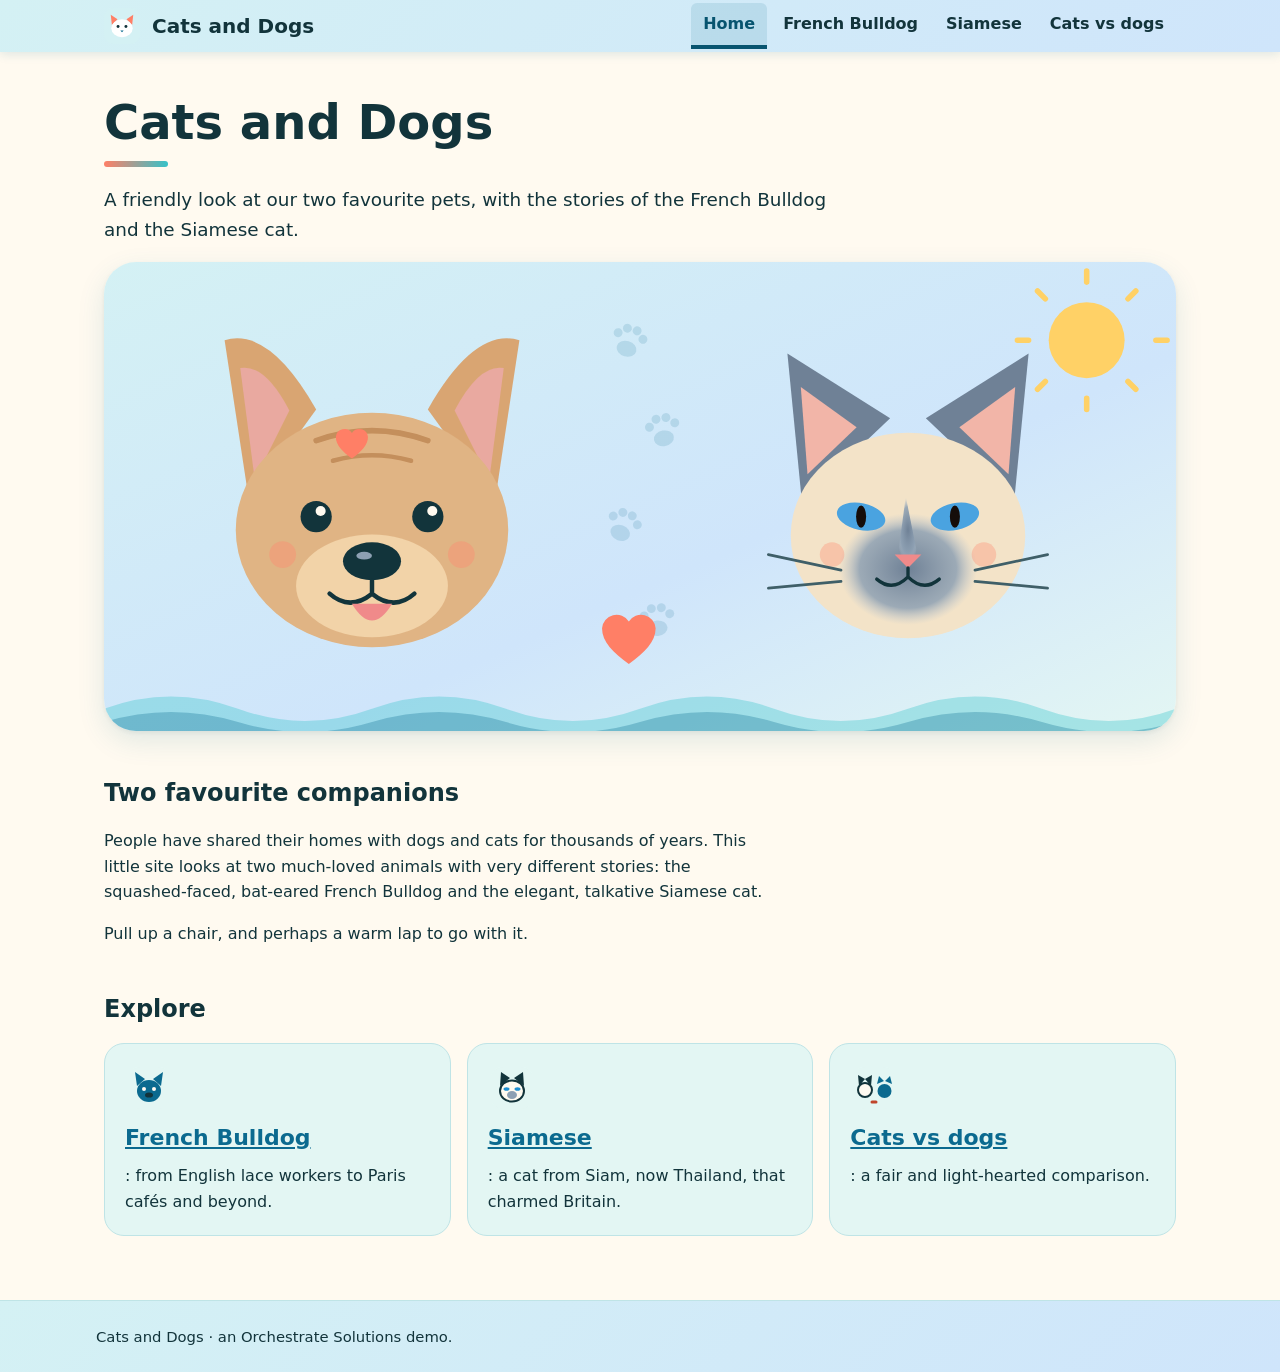
<file: index.html>
<!doctype html>
<html lang="en">
<head>
<meta charset="utf-8">
<meta name="viewport" content="width=device-width, initial-scale=1">
<title>Home | Cats and Dogs</title>
<meta name="description" content="A friendly look at our two favourite pets, with the stories of the French Bulldog and the Siamese cat.">
<link rel="stylesheet" href="css/tokens.css">
<link rel="stylesheet" href="css/layout.css">
<link rel="stylesheet" href="css/site.css">
<script src="js/nav.js" defer></script>
<script src="js/app.js" defer></script>
</head>
<body>
<a class="skip-link" href="#main">Skip to content</a>
<header class="site-header">
<a class="brand" href="index.html"><img src="assets/logo.svg" alt="" width="36" height="36"><span>Cats and Dogs</span></a>
<nav aria-label="Main"><ul><li><a href="index.html">Home</a></li><li><a href="pages/french-bulldog.html">French Bulldog</a></li><li><a href="pages/siamese.html">Siamese</a></li><li><a href="pages/cats-vs-dogs.html">Cats vs dogs</a></li></ul></nav>
</header>
<main id="main">
<h1>Cats and Dogs</h1>
<p class="lead">A friendly look at our two favourite pets, with the stories of the French Bulldog and the Siamese cat.</p>
<img class="hero" src="assets/hero.svg" alt="A smiling fawn French Bulldog with bat ears beside a smiling blue-point Siamese cat with blue eyes, under a sun above the sea" style="max-width:100%;height:auto">
<section aria-labelledby="hello"><h2 id="hello">Two favourite companions</h2>
<p>People have shared their homes with dogs and cats for thousands of years. This little site looks at two much-loved animals with very different stories: the squashed-faced, bat-eared French Bulldog and the elegant, talkative Siamese cat.</p>
<p>Pull up a chair, and perhaps a warm lap to go with it.</p></section>
<section aria-labelledby="explore"><h2 id="explore">Explore</h2>
<ul class="card-list">
<li><img src="assets/icon-french-bulldog.svg" alt="" width="32" height="32"> <a href="pages/french-bulldog.html">French Bulldog</a>: from English lace workers to Paris cafés and beyond.</li>
<li><img src="assets/icon-siamese.svg" alt="" width="32" height="32"> <a href="pages/siamese.html">Siamese</a>: a cat from Siam, now Thailand, that charmed Britain.</li>
<li><img src="assets/icon-cats-vs-dogs.svg" alt="" width="32" height="32"> <a href="pages/cats-vs-dogs.html">Cats vs dogs</a>: a fair and light-hearted comparison.</li>
</ul></section>
</main>
<footer class="site-footer"><p>Cats and Dogs &middot; an Orchestrate Solutions demo.</p></footer>
</body>
</html>
</file>
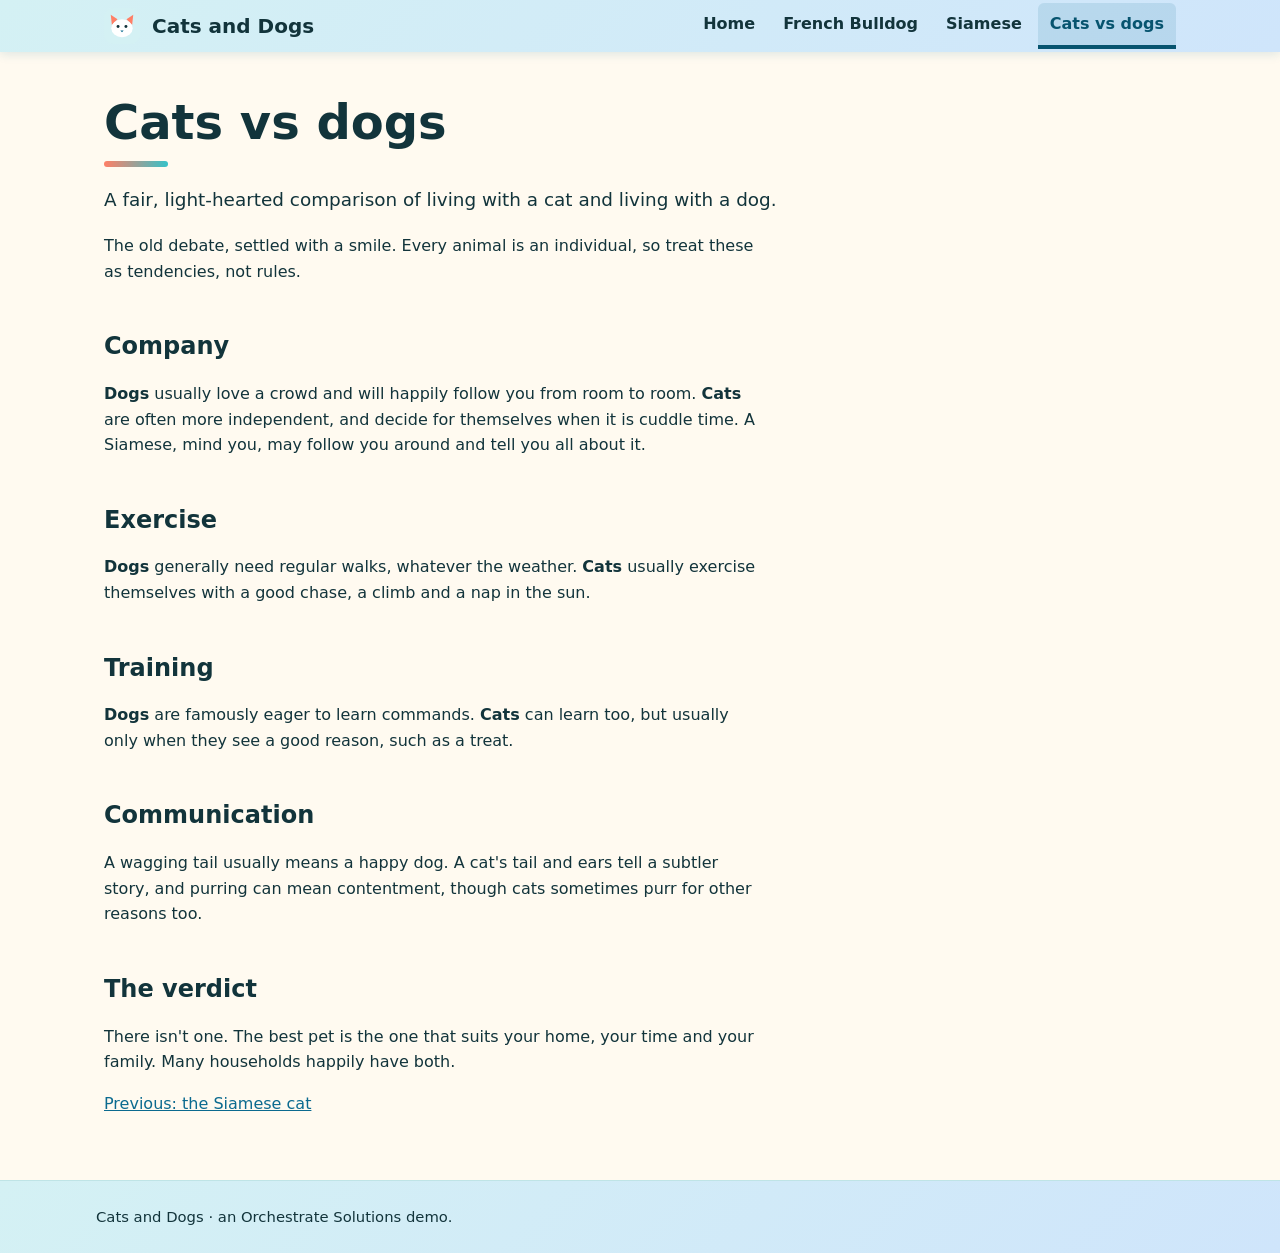
<file: pages/cats-vs-dogs.html>
<!doctype html>
<html lang="en">
<head>
<meta charset="utf-8">
<meta name="viewport" content="width=device-width, initial-scale=1">
<title>Cats vs dogs | Cats and Dogs</title>
<meta name="description" content="A fair, light-hearted comparison of living with a cat and living with a dog.">
<link rel="stylesheet" href="../css/tokens.css">
<link rel="stylesheet" href="../css/layout.css">
<link rel="stylesheet" href="../css/site.css">
<script src="../js/nav.js" defer></script>
<script src="../js/app.js" defer></script>
</head>
<body>
<a class="skip-link" href="#main">Skip to content</a>
<header class="site-header">
<a class="brand" href="../index.html"><img src="../assets/logo.svg" alt="" width="36" height="36"><span>Cats and Dogs</span></a>
<nav aria-label="Main"><ul><li><a href="../index.html">Home</a></li><li><a href="../pages/french-bulldog.html">French Bulldog</a></li><li><a href="../pages/siamese.html">Siamese</a></li><li><a href="../pages/cats-vs-dogs.html">Cats vs dogs</a></li></ul></nav>
</header>
<main id="main">
<h1>Cats vs dogs</h1>
<p class="lead">A fair, light-hearted comparison of living with a cat and living with a dog.</p>
<p>The old debate, settled with a smile. Every animal is an individual, so treat these as tendencies, not rules.</p>
<section><h2>Company</h2>
<p><strong>Dogs</strong> usually love a crowd and will happily follow you from room to room. <strong>Cats</strong> are often more independent, and decide for themselves when it is cuddle time. A Siamese, mind you, may follow you around and tell you all about it.</p></section>
<section><h2>Exercise</h2>
<p><strong>Dogs</strong> generally need regular walks, whatever the weather. <strong>Cats</strong> usually exercise themselves with a good chase, a climb and a nap in the sun.</p></section>
<section><h2>Training</h2>
<p><strong>Dogs</strong> are famously eager to learn commands. <strong>Cats</strong> can learn too, but usually only when they see a good reason, such as a treat.</p></section>
<section><h2>Communication</h2>
<p>A wagging tail usually means a happy dog. A cat's tail and ears tell a subtler story, and purring can mean contentment, though cats sometimes purr for other reasons too.</p></section>
<section><h2>The verdict</h2>
<p>There isn't one. The best pet is the one that suits your home, your time and your family. Many households happily have both.</p></section>
<p><a href="siamese.html">Previous: the Siamese cat</a></p>
</main>
<footer class="site-footer"><p>Cats and Dogs &middot; an Orchestrate Solutions demo.</p></footer>
</body>
</html>
</file>
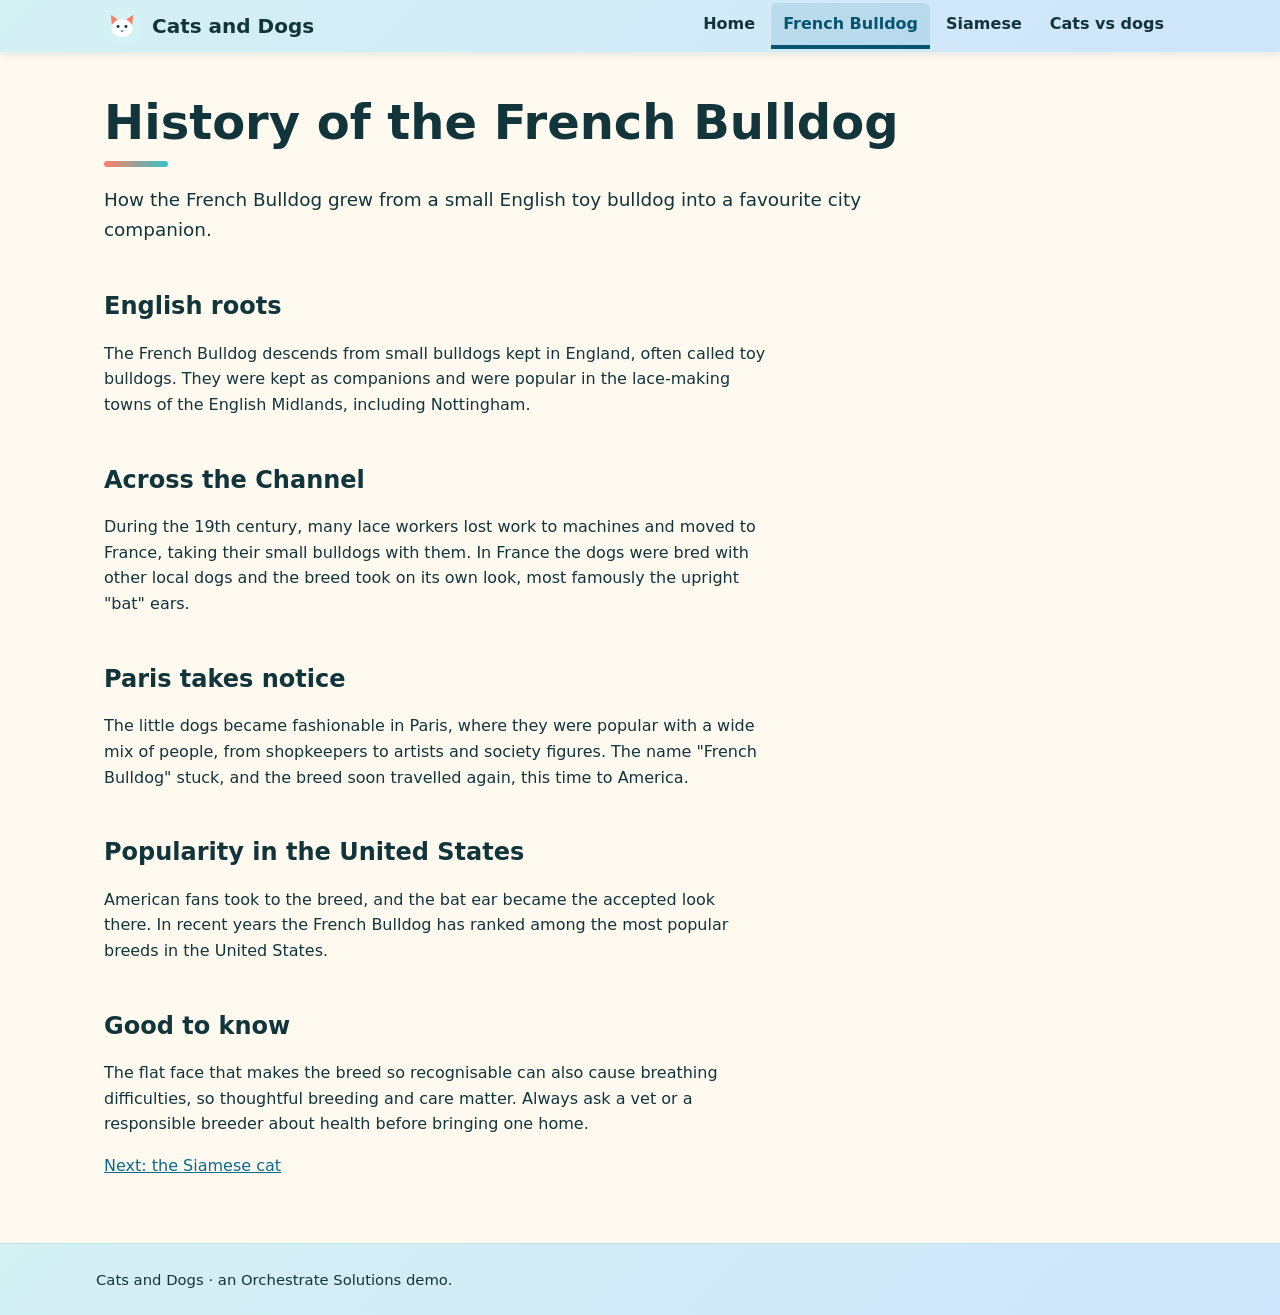
<file: pages/french-bulldog.html>
<!doctype html>
<html lang="en">
<head>
<meta charset="utf-8">
<meta name="viewport" content="width=device-width, initial-scale=1">
<title>History of the French Bulldog | Cats and Dogs</title>
<meta name="description" content="How the French Bulldog grew from a small English toy bulldog into a favourite city companion.">
<link rel="stylesheet" href="../css/tokens.css">
<link rel="stylesheet" href="../css/layout.css">
<link rel="stylesheet" href="../css/site.css">
<script src="../js/nav.js" defer></script>
<script src="../js/app.js" defer></script>
</head>
<body>
<a class="skip-link" href="#main">Skip to content</a>
<header class="site-header">
<a class="brand" href="../index.html"><img src="../assets/logo.svg" alt="" width="36" height="36"><span>Cats and Dogs</span></a>
<nav aria-label="Main"><ul><li><a href="../index.html">Home</a></li><li><a href="../pages/french-bulldog.html">French Bulldog</a></li><li><a href="../pages/siamese.html">Siamese</a></li><li><a href="../pages/cats-vs-dogs.html">Cats vs dogs</a></li></ul></nav>
</header>
<main id="main">
<h1>History of the French Bulldog</h1>
<p class="lead">How the French Bulldog grew from a small English toy bulldog into a favourite city companion.</p>
<section><h2>English roots</h2>
<p>The French Bulldog descends from small bulldogs kept in England, often called toy bulldogs. They were kept as companions and were popular in the lace-making towns of the English Midlands, including Nottingham.</p></section>
<section><h2>Across the Channel</h2>
<p>During the 19th century, many lace workers lost work to machines and moved to France, taking their small bulldogs with them. In France the dogs were bred with other local dogs and the breed took on its own look, most famously the upright "bat" ears.</p></section>
<section><h2>Paris takes notice</h2>
<p>The little dogs became fashionable in Paris, where they were popular with a wide mix of people, from shopkeepers to artists and society figures. The name "French Bulldog" stuck, and the breed soon travelled again, this time to America.</p></section>
<section><h2>Popularity in the United States</h2>
<p>American fans took to the breed, and the bat ear became the accepted look there. In recent years the French Bulldog has ranked among the most popular breeds in the United States.</p></section>
<section><h2>Good to know</h2>
<p>The flat face that makes the breed so recognisable can also cause breathing difficulties, so thoughtful breeding and care matter. Always ask a vet or a responsible breeder about health before bringing one home.</p></section>
<p><a href="siamese.html">Next: the Siamese cat</a></p>
</main>
<footer class="site-footer"><p>Cats and Dogs &middot; an Orchestrate Solutions demo.</p></footer>
</body>
</html>
</file>
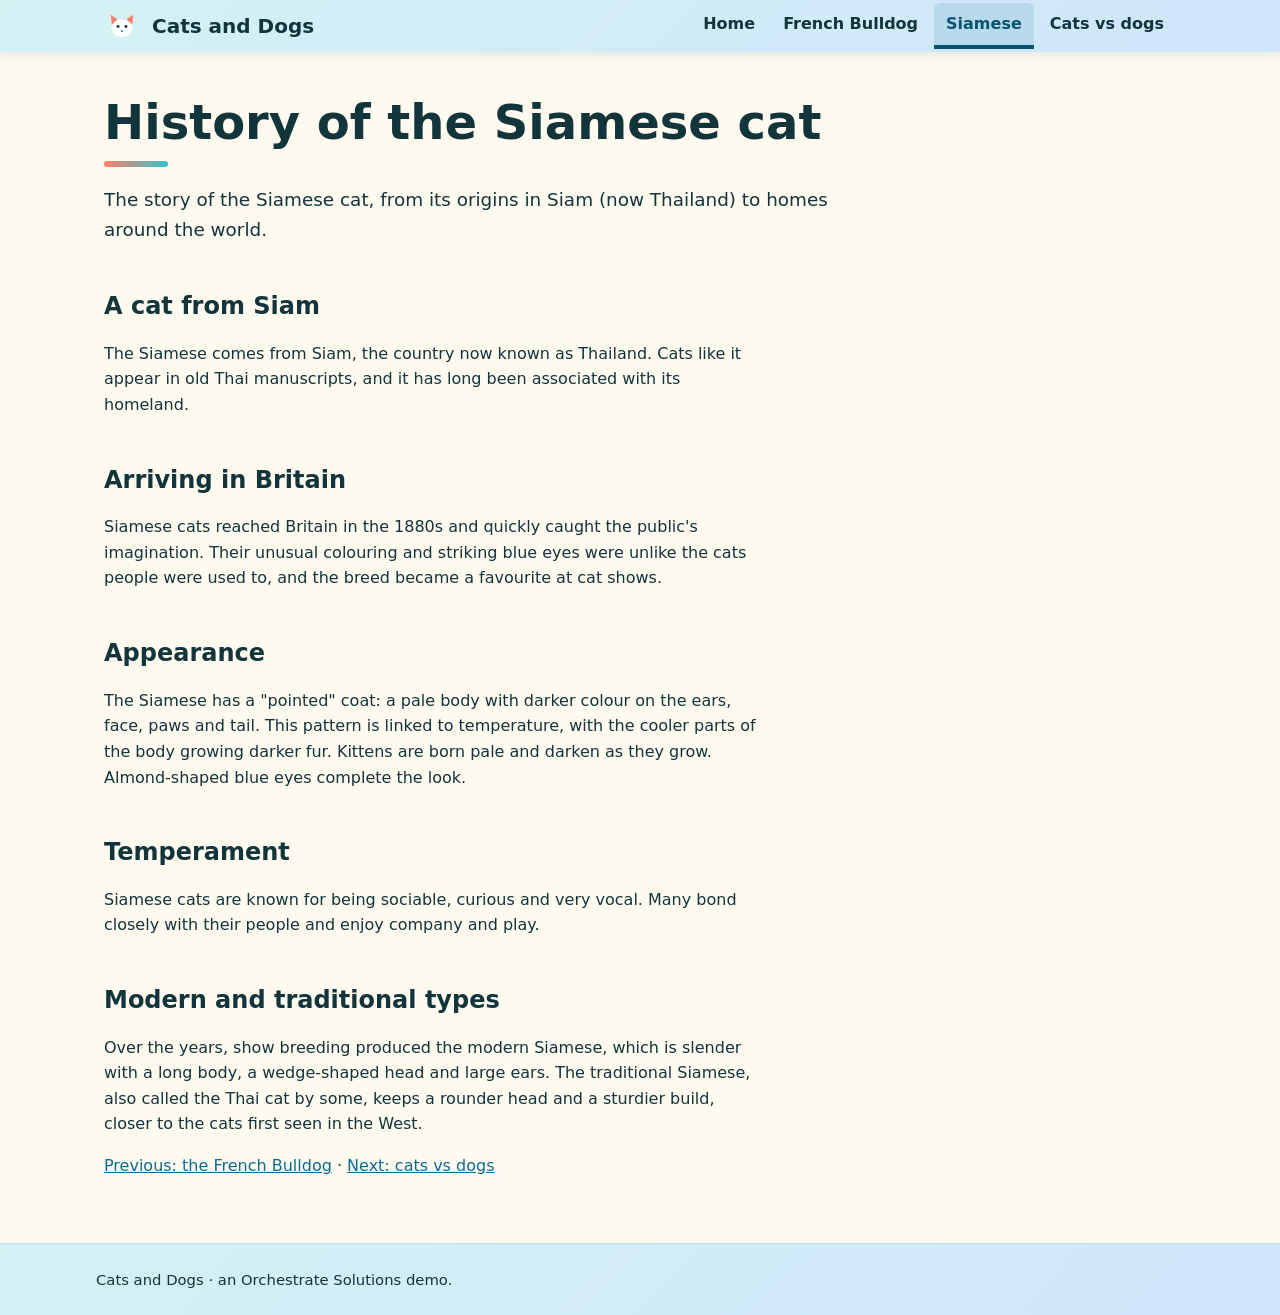
<file: pages/siamese.html>
<!doctype html>
<html lang="en">
<head>
<meta charset="utf-8">
<meta name="viewport" content="width=device-width, initial-scale=1">
<title>History of the Siamese cat | Cats and Dogs</title>
<meta name="description" content="The story of the Siamese cat, from its origins in Siam (now Thailand) to homes around the world.">
<link rel="stylesheet" href="../css/tokens.css">
<link rel="stylesheet" href="../css/layout.css">
<link rel="stylesheet" href="../css/site.css">
<script src="../js/nav.js" defer></script>
<script src="../js/app.js" defer></script>
</head>
<body>
<a class="skip-link" href="#main">Skip to content</a>
<header class="site-header">
<a class="brand" href="../index.html"><img src="../assets/logo.svg" alt="" width="36" height="36"><span>Cats and Dogs</span></a>
<nav aria-label="Main"><ul><li><a href="../index.html">Home</a></li><li><a href="../pages/french-bulldog.html">French Bulldog</a></li><li><a href="../pages/siamese.html">Siamese</a></li><li><a href="../pages/cats-vs-dogs.html">Cats vs dogs</a></li></ul></nav>
</header>
<main id="main">
<h1>History of the Siamese cat</h1>
<p class="lead">The story of the Siamese cat, from its origins in Siam (now Thailand) to homes around the world.</p>
<section><h2>A cat from Siam</h2>
<p>The Siamese comes from Siam, the country now known as Thailand. Cats like it appear in old Thai manuscripts, and it has long been associated with its homeland.</p></section>
<section><h2>Arriving in Britain</h2>
<p>Siamese cats reached Britain in the 1880s and quickly caught the public's imagination. Their unusual colouring and striking blue eyes were unlike the cats people were used to, and the breed became a favourite at cat shows.</p></section>
<section><h2>Appearance</h2>
<p>The Siamese has a "pointed" coat: a pale body with darker colour on the ears, face, paws and tail. This pattern is linked to temperature, with the cooler parts of the body growing darker fur. Kittens are born pale and darken as they grow. Almond-shaped blue eyes complete the look.</p></section>
<section><h2>Temperament</h2>
<p>Siamese cats are known for being sociable, curious and very vocal. Many bond closely with their people and enjoy company and play.</p></section>
<section><h2>Modern and traditional types</h2>
<p>Over the years, show breeding produced the modern Siamese, which is slender with a long body, a wedge-shaped head and large ears. The traditional Siamese, also called the Thai cat by some, keeps a rounder head and a sturdier build, closer to the cats first seen in the West.</p></section>
<p><a href="french-bulldog.html">Previous: the French Bulldog</a> &middot; <a href="cats-vs-dogs.html">Next: cats vs dogs</a></p>
</main>
<footer class="site-footer"><p>Cats and Dogs &middot; an Orchestrate Solutions demo.</p></footer>
</body>
</html>
</file>
<file: css/tokens.css>
/* Design tokens for Cats and Dogs ("Ocean" reskin).
   Palette: sandy cream paper, sea-foam cards, aqua and sky bands, ocean blue for
   action, warm coral accent. Deep teal-navy ink; no brown anywhere in the UI.
   Every text/background pair below meets WCAG AA (4.5:1) or better. */
:root {
  /* Colour: surfaces */
  --color-paper: #fffaf0;        /* sandy cream page background */
  --color-mist: #e3f6f3;         /* sea-foam cards and alternate bands */
  --color-deep: #d4f1f4;         /* header/footer band: light aqua */
  /* Colour: text */
  --color-ink: #12343b;          /* deep teal-navy text: paper 12.8:1, mist 11.9:1, band 11.2:1 */
  --color-ink-soft: #3f5f68;     /* secondary text: paper 6.6:1, mist 6.2:1 */
  --color-on-deep: #12343b;      /* text on the aqua band 11.2:1 */
  /* Colour: accents */
  --color-primary: #0b6a8f;      /* ocean blue links/buttons: paper 5.8:1, mist 5.4:1, band 5.1:1; white on it 6.1:1 */
  --color-highlight: #c0452b;    /* coral accent text: paper 4.9:1, mist 4.5:1 */
  --color-primary-light: #07546f;  /* links on the aqua/sky band (footer): 6.5:1 or better */
  --color-highlight-light: #07546f;  /* highlight on the band: 6.5:1 or better */
  --color-gold: #07546f;         /* current-page marker on the band 6.5:1 or better */
  --color-focus: #0a4f9e;         /* focus ring: paper 7.7:1, band 6.2:1 */
  --color-line: #bfe4e6;         /* borders and rules */

  /* Gradients for hero and bands */
  --gradient-deep: linear-gradient(135deg, #d4f1f4 0%, #cfe5fb 100%);
  --gradient-spark: linear-gradient(90deg, #ff7f66, #35c2c9);

  /* Type: system fonts only */
  --font-body: system-ui, -apple-system, "Segoe UI", Roboto, "Helvetica Neue", Arial, sans-serif;
  --font-display: ui-rounded, "Avenir Next Rounded", "Avenir Next", Nunito, "Trebuchet MS", "Segoe UI", system-ui, sans-serif;
  --font-mono: ui-monospace, "SFMono-Regular", Menlo, Consolas, monospace;
  --weight-display: 800;

  /* Type scale (1.333 ratio, fluid at the top end) */
  --text-xs: 0.8rem;
  --text-sm: 0.925rem;
  --text-base: 1.125rem;
  --text-lg: 1.375rem;
  --text-xl: clamp(1.6rem, 1.3rem + 1vw, 1.95rem);
  --text-2xl: clamp(2.1rem, 1.6rem + 2vw, 3rem);
  --text-3xl: clamp(2.8rem, 1.8rem + 4.5vw, 5rem);
  --leading-tight: 1.1;
  --leading-body: 1.65;
  --measure: 65ch;

  /* Spacing */
  --space-1: 0.25rem;
  --space-2: 0.5rem;
  --space-3: 0.75rem;
  --space-4: 1rem;
  --space-5: 1.75rem;
  --space-6: 3rem;
  --space-7: 5rem;

  /* Shape */
  --radius-sm: 10px;
  --radius-md: 20px;
  --radius-lg: 32px;
  --shadow-card: 0 2px 4px rgba(18, 52, 59, 0.06), 0 10px 28px rgba(11, 106, 143, 0.12);
  --content-width: 70rem;

  /* Aliases kept so existing stylesheets keep working */
  --color-navy: var(--color-deep);
  --color-on-navy: var(--color-on-deep);
  --color-teal: var(--color-primary);
  --color-amber: var(--color-highlight);
  --color-teal-light: var(--color-primary-light);
  --color-amber-light: var(--color-highlight-light);
  --color-bg: var(--color-paper);
  --color-text: var(--color-ink);
  --color-accent: var(--color-primary);
  --space: var(--space-4);
}
</file>
<file: css/layout.css>
/* Layout, header, nav, footer: owned by UI/UX. Mobile first.
   Colours come from the designer's tokens; fallbacks keep it readable until they land. */
*, *::before, *::after { box-sizing: border-box; }
html { -webkit-text-size-adjust: 100%; }
body { margin: 0; min-height: 100vh; display: flex; flex-direction: column; }
img, svg { max-width: 100%; height: auto; }
main { flex: 1 0 auto; width: 100%; max-width: var(--content-width, 64rem); margin: 0 auto; padding: var(--space-5, 1.5rem) var(--space, 1rem) var(--space-6, 3rem); }
main p, main li { max-width: var(--measure, 65ch); }

/* Header */
.site-header { position: sticky; top: 0; z-index: 10; background: var(--gradient-deep, #1f2937); color: var(--color-on-deep, #fff); box-shadow: 0 2px 10px color-mix(in srgb, var(--color-primary) 14%, transparent); }
.brand { display: inline-flex; align-items: center; gap: .75rem; min-height: 44px; padding: .5rem var(--space, 1rem); font-size: 1.25rem; font-weight: 700; color: inherit; text-decoration: none; }
.brand img { display: block; flex: none; }
.site-header a:focus-visible, .nav-toggle:focus-visible { outline: 3px solid var(--color-focus, #ffd166); outline-offset: 2px; }
.site-header nav { border-top: 1px solid var(--color-line, rgba(0,0,0,.15)); }
.site-header nav ul { list-style: none; margin: 0; padding: 0; }
.site-header nav a { display: flex; align-items: center; min-height: 48px; padding: .5rem var(--space, 1rem); color: inherit; text-decoration: none; font-weight: 600; border-left: 4px solid transparent; }
.site-header nav a:hover { background: color-mix(in srgb, var(--color-primary) 8%, transparent); }
.site-header nav a[aria-current="page"] { color: var(--color-gold, #ffd166); border-left-color: var(--color-gold, #ffd166); background: color-mix(in srgb, var(--color-primary) 12%, transparent); }

/* Menu button (nav.js adds it) */
.nav-toggle { display: none; align-items: center; gap: .5rem; min-height: 44px; padding: .5rem 1rem; font: inherit; font-weight: 600; color: inherit; background: transparent; border: 2px solid currentColor; border-radius: 6px; cursor: pointer; }
.nav-toggle .bars { width: 18px; height: 12px; background: linear-gradient(currentColor 0 0) 0 0/100% 2px no-repeat, linear-gradient(currentColor 0 0) 0 50%/100% 2px no-repeat, linear-gradient(currentColor 0 0) 0 100%/100% 2px no-repeat; }
.js .nav-toggle { display: inline-flex; }
.js .site-header { display: flex; flex-wrap: wrap; align-items: center; justify-content: space-between; padding-right: var(--space, 1rem); }
.js .site-header nav { flex-basis: 100%; margin-right: calc(-1 * var(--space, 1rem)); }
.js .site-header nav[data-collapsed="true"] { display: none; }

/* Footer */
.site-footer { background: var(--gradient-deep, #ffe6c2); border-top: 1px solid var(--color-line, #f0dcc0); color: var(--color-on-deep, #fff); font-size: .925rem; }
.site-footer p { max-width: var(--content-width, 64rem); margin: 0 auto; padding: 1.5rem var(--space, 1rem); }
.site-footer a { color: var(--color-primary-light, #cbd5e1); }

main h1 { font-family: var(--font-display); font-weight: var(--weight-display, 700); font-size: var(--text-2xl, 2rem); line-height: var(--leading-tight, 1.1); margin: 1rem 0 .75rem; }
main h1::after { content: ""; display: block; width: 4rem; height: 6px; margin-top: .75rem; background: var(--gradient-spark, currentColor); border-radius: 3px; }
main h2 { font-family: var(--font-display); font-weight: var(--weight-display, 700); line-height: 1.2; }
main .hero { display: block; width: 100%; border-radius: var(--radius-lg, 24px); box-shadow: var(--shadow-card); margin: 0 0 var(--space-5, 1.75rem); }
main section { margin-top: var(--space-6, 3rem); }
main .card-list { list-style: none; margin: 1rem 0; padding: 0; display: grid; gap: 1rem; }
main .card-list li { max-width: none; display: flex; flex-wrap: wrap; align-items: center; gap: .5rem .75rem; padding: 1.25rem; background: var(--color-mist, #fff1dc); border: 1px solid var(--color-line, #f0dcc0); border-radius: var(--radius-md, 14px); transition: transform .15s ease, box-shadow .15s ease; }
main .card-list img { width: 48px; height: 48px; flex: none; }
main .card-list a { font-family: var(--font-display); font-weight: var(--weight-display, 700); font-size: var(--text-lg, 1.25rem); }
@media (hover: hover) and (prefers-reduced-motion: no-preference) { main .card-list li:hover { transform: translateY(-3px); box-shadow: var(--shadow-card); } }
main a:focus-visible { outline: 3px solid var(--color-accent); outline-offset: 3px; border-radius: 2px; }

@media (min-width: 48rem) {
  .site-header, .js .site-header { display: flex; flex-wrap: nowrap; align-items: center; justify-content: space-between; padding: 0 max(1.5rem, calc((100vw - var(--content-width, 64rem)) / 2 + 1.5rem)); }
  .brand { padding-left: 0; }
  .site-header nav, .js .site-header nav { border-top: 0; flex-basis: auto; margin: 0; }
  .site-header nav ul { display: flex; gap: .25rem; }
  .site-header nav a { min-height: 44px; padding: .5rem .75rem; border-left: 0; border-bottom: 4px solid transparent; border-radius: 6px 6px 0 0; }
  .site-header nav a[aria-current="page"] { border-bottom-color: var(--color-gold, #ffd166); }
  .js .nav-toggle { display: none; }
  .js .site-header nav[data-collapsed="true"] { display: block; }
  main { padding-left: 1.5rem; padding-right: 1.5rem; }
  main .card-list { grid-template-columns: repeat(3, 1fr); }
  main .card-list li { flex-direction: column; align-items: flex-start; }
}
@media (prefers-reduced-motion: no-preference) { html { scroll-behavior: smooth; } }
</file>
<file: css/site.css>
/* Base styles: owned by the Lead Developer */
body { font-family: var(--font-body); color: var(--color-text); background: var(--color-bg); line-height: 1.6; }
a { color: var(--color-accent); }
a:focus-visible { outline: 3px solid var(--color-accent); outline-offset: 2px; }
.skip-link { position: absolute; left: -999px; }
.skip-link:focus { left: var(--space); top: var(--space); background: var(--color-bg); padding: .5rem; }
.lead { font-size: 1.15rem; }
</file>
